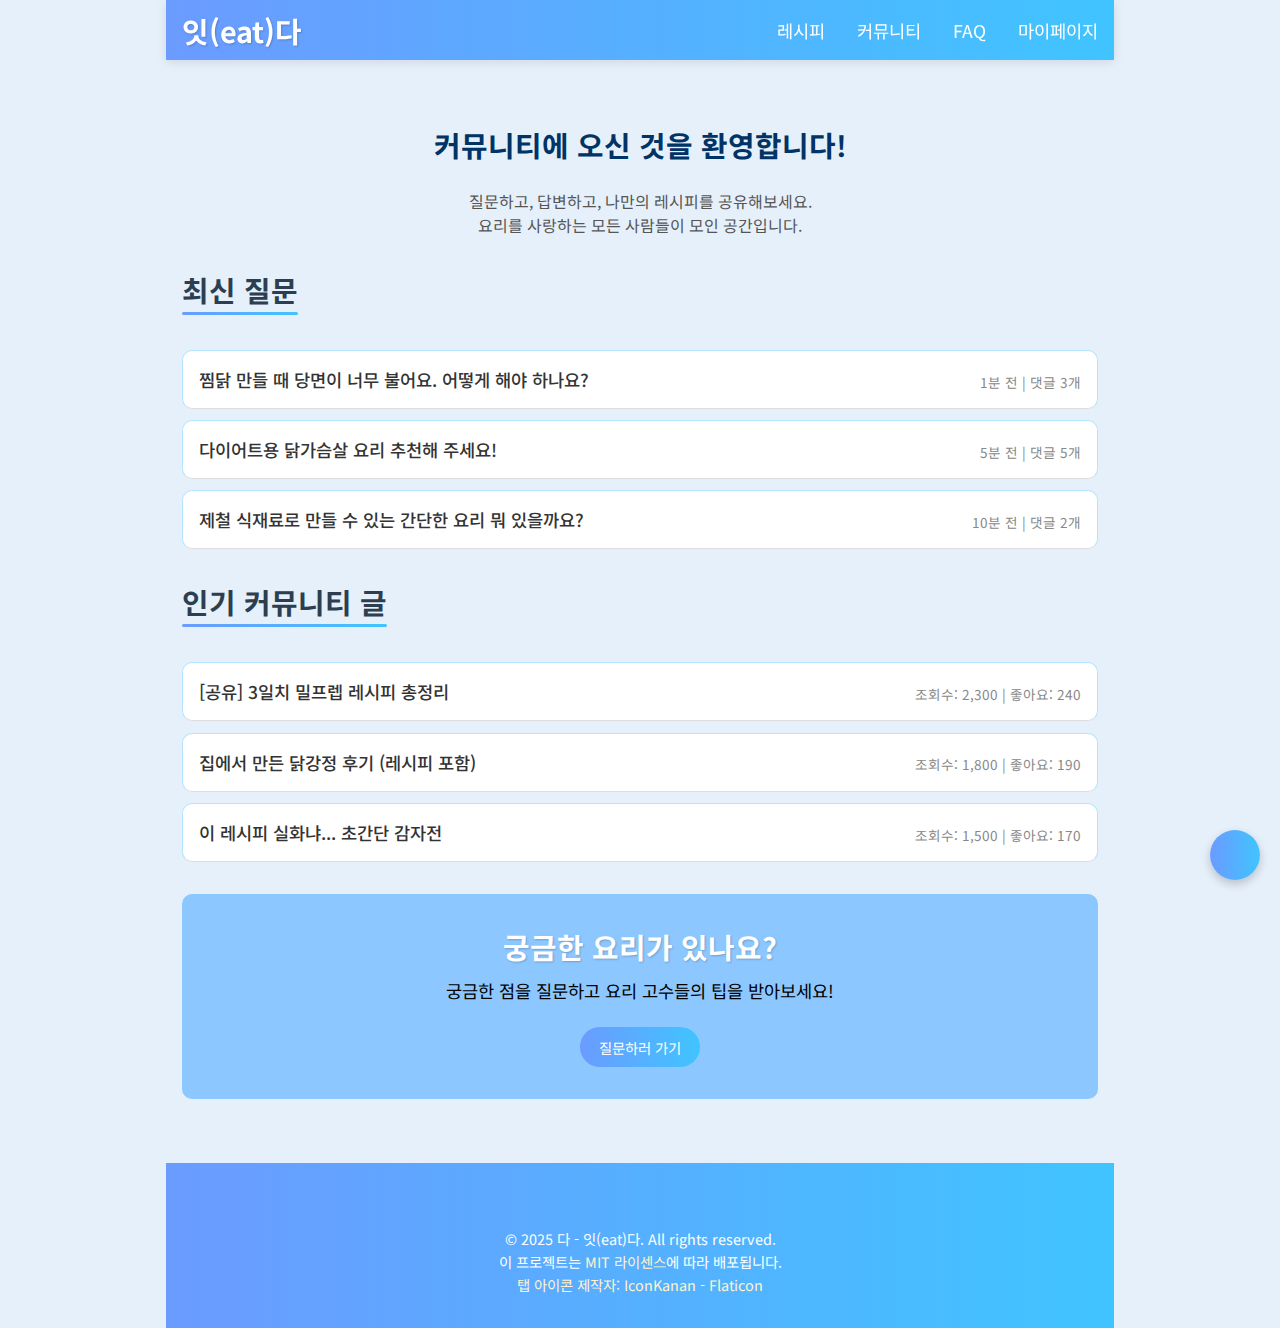
<file: commu.html>
<!DOCTYPE html>
<html lang="ko">
<head>
    <meta charset="UTF-8">
    <meta name="viewport" content="width=device-width, initial-scale=1.0">
    <title>잇(eat)다</title>
    <link rel="foodbook icon" type="image/x-icon" href="tab-icon.png">
    <link href="https://fonts.googleapis.com/css2?family=Noto+Sans+KR:wght@400;500;700&display=swap" rel="stylesheet">
    <link rel="stylesheet" href="https://cdnjs.cloudflare.com/ajax/libs/font-awesome/6.5.1/css/all.min.css" integrity="sha512-DTOQO9RWCH3ppGqcWaEA1BIZOC6xxalwEsw9c2QQeAIftl+Vegovlnee1c9QX4TctnWMn13TZye+giMm8e2LwA==" crossorigin="anonymous" referrerpolicy="no-referrer" />
    <!-- CSS 파일 연결 -->
    <link rel="stylesheet" href="css/global.css">
    <link rel="stylesheet" href="css/header.css">
    <link rel="stylesheet" href="css/main.css">
    <link rel="stylesheet" href="css/footer.css">
    <link rel="stylesheet" href="css/home-icon.css">
    <link rel="stylesheet" href="css/responsive.css">
    <link rel="stylesheet" href="css/commu.css">
</head>
<body class="index-page">
    <!-- 헤더 섹션 -->
    <header>
        <nav class="navbar">
            <i class="fas fa-bars hamburger"></i>
            <div class="logo">잇(eat)다</div>
            <ul class="nav-menu">
                <li class="nav-item">레시피</li>
                <li class="nav-item">커뮤니티</li>
                <li class="nav-item">FAQ</li>
                <li class="nav-item">마이페이지</li>
            </ul>
            <!-- 메뉴 컨테이너 -->
            <div class="menu-container">
                <div class="menu-section">
                    <a href="recipe.html"><h4>레시피</h4></a>
                    <ul>
                        <li><a href="recipecol.html">레시피 모음</a></li>
                        <li><a href="ingredient.html">식재료 정보</a></li>
                        <li><a href="developing.html">조합 레시피(개발중)</a></li>
                    </ul>
                </div>
                <div class="menu-section">
                    <a href="commu.html"><h4>커뮤니티</h4></a>
                    <ul>
                        <li><a href="#">전체 질문</a></li>
                        <li><a href="#">전체 커뮤니티 글</a></li>
                        <li><a href="#">질문 작성</a></li>
                        <li><a href="#">나만의 레시피</a></li>
                    </ul>
                </div>
                <div class="menu-section">
                    <a href="faq.html"><h4>FAQ</h4></a>
                    <ul>
                        <li><a href="faq.html">요리 Q&A</a></li>
                        <li><a href="#">식재료 Q&A</a></li>
                        <li><a href="#">사이트 이용법</a></li>
                    </ul>
                </div>
                <div class="menu-section">
                    <a href="#"><h4>마이페이지</h4></a>
                    <ul>
                        <li><a href="#">프로필 관리</a></li>
                        <li><a href="#">내 저장 레시피</a></li>
                        <li><a href="#">내 활동</a></li>
                        <li><a href="#">설정</a></li>
                    </ul>
                </div>
            </div>
        </nav>
    </header>

    <!-- 메인 섹션 -->
    <main class="commu-content">
        <section class="community-intro">
            <h2>커뮤니티에 오신 것을 환영합니다!</h2>
            <p>질문하고, 답변하고, 나만의 레시피를 공유해보세요.<br>요리를 사랑하는 모든 사람들이 모인 공간입니다.</p>
        </section>
    
        <section class="latest-questions">
            <h2>최신 질문</h2>
            <ul class="question-list">
                <li>
                    <a href="#">찜닭 만들 때 당면이 너무 불어요. 어떻게 해야 하나요?</a>
                    <span class="meta">1분 전 | 댓글 3개</span>
                </li>
                <li>
                    <a href="#">다이어트용 닭가슴살 요리 추천해 주세요!</a>
                    <span class="meta">5분 전 | 댓글 5개</span>
                </li>
                <li>
                    <a href="#">제철 식재료로 만들 수 있는 간단한 요리 뭐 있을까요?</a>
                    <span class="meta">10분 전 | 댓글 2개</span>
                </li>
            </ul>
        </section>
    
        <section class="popular-posts">
            <h2>인기 커뮤니티 글</h2>
            <ul class="question-list">
                <li>
                    <a href="#">[공유] 3일치 밀프렙 레시피 총정리</a>
                    <span class="meta">조회수: 2,300 | 좋아요: 240</span>
                </li>
                <li>
                    <a href="#">집에서 만든 닭강정 후기 (레시피 포함)</a>
                    <span class="meta">조회수: 1,800 | 좋아요: 190</span>
                </li>
                <li>
                    <a href="#">이 레시피 실화냐... 초간단 감자전</a>
                    <span class="meta">조회수: 1,500 | 좋아요: 170</span>
                </li>
            </ul>
        </section>
    
        <section class="ad-box">
            <h3>궁금한 요리가 있나요?</h3>
            <p>궁금한 점을 질문하고 요리 고수들의 팁을 받아보세요!</p>
            <a href="#" class="btn">질문하러 가기</a>
        </section>
    </main>

    <!-- 푸터 섹션 -->
    <footer class="index-content">
        <div class="license-section">
            <p>
                © 2025 다 - 잇(eat)다. All rights reserved.<br>
                이 프로젝트는 <a href="https://opensource.org/licenses/MIT" target="_blank" rel="noopener">MIT 라이센스</a>에 따라 배포됩니다.<br>
                <a href="https://www.flaticon.com/kr/free-icon/eat_5451528?term=%EB%A8%B9%EB%8B%A4&page=1&position=5&origin=search&related_id=5451528" title="먹다 아이콘">탭 아이콘 제작자: IconKanan - Flaticon</a>
            </p>
        </div>
    </footer>

    <!-- 홈 아이콘 -->
    <div class="home-icon">
        <a href="index.html">
            <i class="fa-solid fa-house"></i>
        </a>
    </div>

    <!-- JavaScript 파일 연결 -->
    <script src="js/common.js"></script>
    <script src="js/index.js"></script>
</body>
</html>
</file>
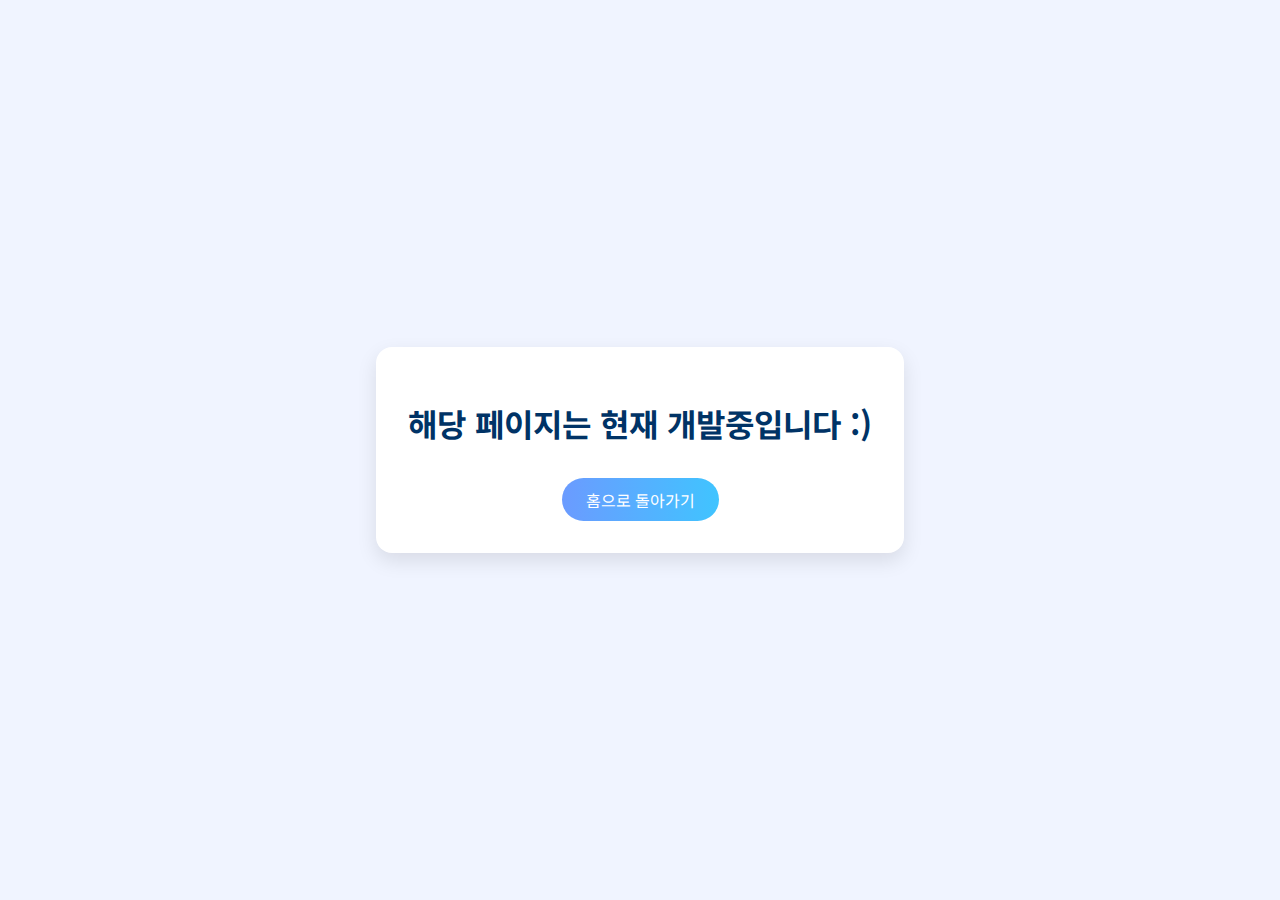
<file: developing.html>
<!DOCTYPE html>
<html lang="ko">
<head>
  <meta charset="UTF-8">
  <meta name="viewport" content="width=device-width, initial-scale=1.0">
  <title>개발중</title>
  <link href="https://fonts.googleapis.com/css2?family=Noto+Sans+KR:wght@500&display=swap" rel="stylesheet">
  <link rel="stylesheet" href="css/developing.css"/>
</head>
<body>
  <div class="container">
    <h1>해당 페이지는 현재 개발중입니다 :)</h1>
    <a href="index.html" class="btn-home">홈으로 돌아가기</a>
  </div>
</body>
</html>
</file>
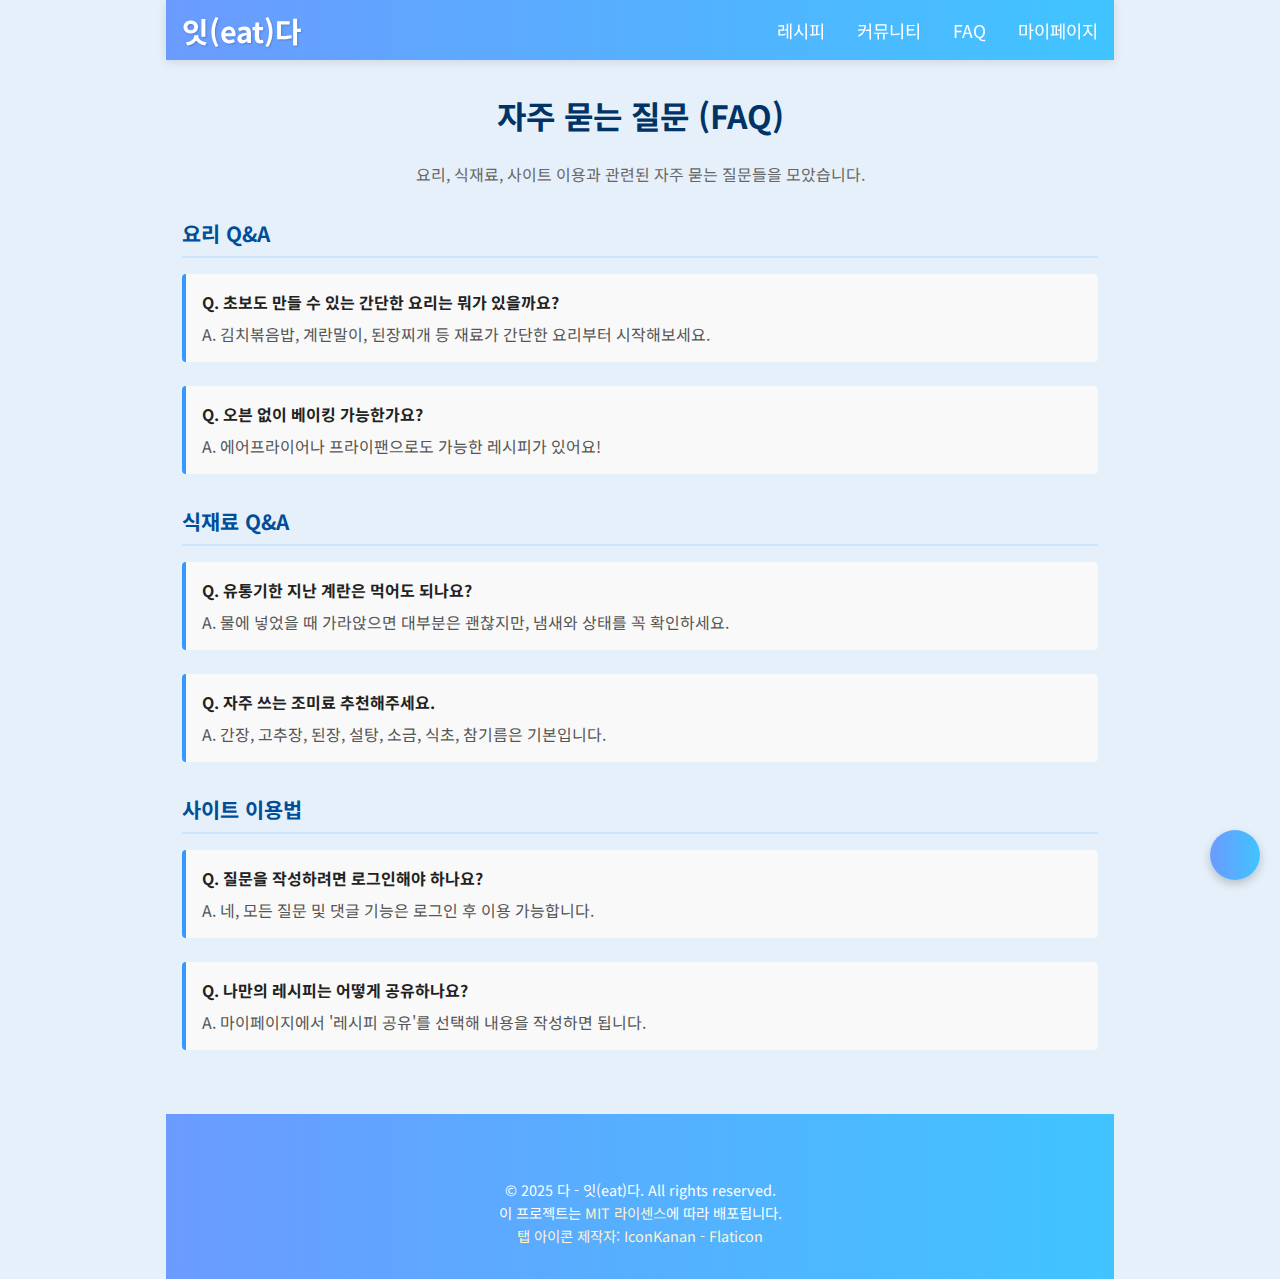
<file: faq.html>
<html lang="ko"><head>
    <meta charset="UTF-8">
    <meta name="viewport" content="width=device-width, initial-scale=1.0">
    <title>잇(eat)다</title>
    <link rel="foodbook icon" type="image/x-icon" href="tab-icon.png">
    <link href="https://fonts.googleapis.com/css2?family=Noto+Sans+KR:wght@400;500;700&amp;display=swap" rel="stylesheet">
    <link rel="stylesheet" href="https://cdnjs.cloudflare.com/ajax/libs/font-awesome/6.5.1/css/all.min.css" integrity="sha512-DTOQO9RWCH3ppGqcWaEA1BIZOC6xxalwEsw9c2QQeAIftl+Vegovlnee1c9QX4TctnWMn13TZye+giMm8e2LwA==" crossorigin="anonymous" referrerpolicy="no-referrer">
    <!-- CSS 파일 연결 -->
    <link rel="stylesheet" href="css/global.css">
    <link rel="stylesheet" href="css/header.css">
    <link rel="stylesheet" href="css/main.css">
    <link rel="stylesheet" href="css/footer.css">
    <link rel="stylesheet" href="css/home-icon.css">
    <link rel="stylesheet" href="css/responsive.css">
    <link rel="stylesheet" href="css/faq.css">
</head>
<body class="index-page">
    <!-- 헤더 섹션 -->
    <header>
        <nav class="navbar">
            <i class="fas fa-bars hamburger"></i>
            <div class="logo">잇(eat)다</div>
            <ul class="nav-menu">
                <li class="nav-item">레시피</li>
                <li class="nav-item">커뮤니티</li>
                <li class="nav-item">FAQ</li>
                <li class="nav-item">마이페이지</li>
            </ul>
            <!-- 메뉴 컨테이너 -->
            <div class="menu-container">
                <div class="menu-section">
                    <a href="recipe.html"><h4>레시피</h4></a>
                    <ul>
                        <li><a href="recipecol.html">레시피 모음</a></li>
                        <li><a href="ingredient.html">식재료 정보</a></li>
                        <li><a href="developing.html">조합 레시피(개발중)</a></li>
                    </ul>
                </div>
                <div class="menu-section">
                    <a href="commu.html"><h4>커뮤니티</h4></a>
                    <ul>
                        <li><a href="#">전체 질문</a></li>
                        <li><a href="#">전체 커뮤니티 글</a></li>
                        <li><a href="#">질문 작성</a></li>
                        <li><a href="#">나만의 레시피</a></li>
                    </ul>
                </div>
                <div class="menu-section">
                    <a href="faq.html"><h4>FAQ</h4></a>
                    <ul>
                        <li><a href="faq.html">요리 Q&A</a></li>
                        <li><a href="#">식재료 Q&A</a></li>
                        <li><a href="#">사이트 이용법</a></li>
                    </ul>
                </div>
                <div class="menu-section">
                    <a href="#"><h4>마이페이지</h4></a>
                    <ul>
                        <li><a href="#">프로필 관리</a></li>
                        <li><a href="#">내 저장 레시피</a></li>
                        <li><a href="#">내 활동</a></li>
                        <li><a href="#">설정</a></li>
                    </ul>
                </div>
            </div>
        </nav>
    </header>

    <!-- 메인 섹션 -->
     
<main class="faq-content">
    <section class="faq-intro">
        <h2>자주 묻는 질문 (FAQ)</h2>
        <p>요리, 식재료, 사이트 이용과 관련된 자주 묻는 질문들을 모았습니다.</p>
    </section>

    <section class="faq-section">
        <h3>요리 Q&A</h3>
        <ul class="faq-list">
            <li>
                <strong>Q. 초보도 만들 수 있는 간단한 요리는 뭐가 있을까요?</strong>
                <p>A. 김치볶음밥, 계란말이, 된장찌개 등 재료가 간단한 요리부터 시작해보세요.</p>
            </li>
            <li>
                <strong>Q. 오븐 없이 베이킹 가능한가요?</strong>
                <p>A. 에어프라이어나 프라이팬으로도 가능한 레시피가 있어요!</p>
            </li>
        </ul>
    </section>

    <section class="faq-section">
        <h3>식재료 Q&A</h3>
        <ul class="faq-list">
            <li>
                <strong>Q. 유통기한 지난 계란은 먹어도 되나요?</strong>
                <p>A. 물에 넣었을 때 가라앉으면 대부분은 괜찮지만, 냄새와 상태를 꼭 확인하세요.</p>
            </li>
            <li>
                <strong>Q. 자주 쓰는 조미료 추천해주세요.</strong>
                <p>A. 간장, 고추장, 된장, 설탕, 소금, 식초, 참기름은 기본입니다.</p>
            </li>
        </ul>
    </section>

    <section class="faq-section">
        <h3>사이트 이용법</h3>
        <ul class="faq-list">
            <li>
                <strong>Q. 질문을 작성하려면 로그인해야 하나요?</strong>
                <p>A. 네, 모든 질문 및 댓글 기능은 로그인 후 이용 가능합니다.</p>
            </li>
            <li>
                <strong>Q. 나만의 레시피는 어떻게 공유하나요?</strong>
                <p>A. 마이페이지에서 '레시피 공유'를 선택해 내용을 작성하면 됩니다.</p>
            </li>
        </ul>
    </section>
</main>


    <!-- 푸터 섹션 -->
    <footer class="index-content">
        <div class="license-section">
            <p>
                © 2025 다 - 잇(eat)다. All rights reserved.<br>
                이 프로젝트는 <a href="https://opensource.org/licenses/MIT" target="_blank" rel="noopener">MIT 라이센스</a>에 따라 배포됩니다.<br>
                <a href="https://www.flaticon.com/kr/free-icon/eat_5451528?term=%EB%A8%B9%EB%8B%A4&amp;page=1&amp;position=5&amp;origin=search&amp;related_id=5451528" title="먹다 아이콘">탭 아이콘 제작자: IconKanan - Flaticon</a>
            </p>
        </div>
    </footer>

    <!-- 홈 아이콘 -->
    <div class="home-icon">
        <a href="index.html">
            <i class="fa-solid fa-house"></i>
        </a>
    </div>

    <!-- JavaScript 파일 연결 -->
    <script src="js/common.js"></script>
    <script src="js/index.js"></script>

</body></html>
</file>
<file: css/global.css>
/* 전역 리셋 및 기본 스타일 */
* {
    margin: 0;
    padding: 0;
    box-sizing: border-box;
    font-family: 'Noto Sans KR', sans-serif;
}

body {
    background-color: #e6f0fa;
    -webkit-user-select: none;
    -moz-user-select: none;
    -ms-user-select: none;
    user-select: none;

    /* 추가된 중앙 정렬용 패딩 */
    padding-left: 13%;
    padding-right: 13%;
}
</file>
<file: css/header.css>
/* 헤더 스타일 */
header {
    background: linear-gradient(90deg, #6b9bff, #40c4ff);
    position: sticky;
    top: 0;
    z-index: 100;
    box-shadow: 0 2px 10px rgba(0, 0, 0, 0.1);
    height: 60px;
    transition: top 0.3s ease;
}

header.hide {
    top: -100px;
  }

.navbar {
    max-width: 1200px;
    margin: 0 auto;
    display: flex;
    align-items: center;
    padding: 1rem;
    height: 100%;
}

.hamburger {
    color: white;
    font-size: 1.5rem;
    cursor: pointer;
    display: none;
}

.logo {
    color: white;
    font-size: 1.8rem;
    font-weight: bold;
    text-shadow: 1px 1px 2px rgba(0, 0, 0, 0.2);
    transition: opacity 0.3s ease;
}

.nav-menu {
    list-style: none;
    display: flex;
    gap: 2rem;
    margin-left: auto;
    transition: opacity 0.3s ease;
}

.nav-item a,
.nav-item {
    color: white;
    text-decoration: none;
    font-size: 1.1rem;
    transition: color 0.3s ease;
}

.nav-item a:hover,
.nav-item:hover {
    color: #000000;
}

/* index.html의 메뉴 컨테이너 스타일 */
.menu-container {
    background-color: #ffffff;
    box-shadow: 0 4px 10px rgba(0, 0, 0, 0.1);
    border: 1px solid #b3e5fc;
    z-index: 99;
    display: none;
}

.menu-section {
    padding: 0 1rem;
}

.menu-section h4 {
    color: #2c3e50;
    font-size: 1.2rem;
    margin-bottom: 0.5rem;
}

/* h4를 감싼 링크 스타일 */
.menu-section a > h4 {
color: #2c3e50;
text-decoration: none;
margin-bottom: 0.5rem;
display: inline-block;
font-size: 1.2rem;
transition: color 0.3s ease;
}

/* 마우스 호버 시 색상만 변화 */
.menu-section a:hover > h4 {
color: #6b9bff;
}

/* 혹시 밑줄이 들어간 ::after 제거 */
.menu-section h4::after {
content: none !important;
display: none !important;
}
  
.menu-section ul {
    list-style: none;
}

.menu-section li {
    padding: 0.5rem 0;
}

.menu-section li a {
    color: #2c3e50;
    font-size: 0.9rem;
    text-decoration: none;
    transition: color 0.3s ease;
}

.menu-section li a:hover {
    color: #6b9bff;
}
</file>
<file: css/main.css>
/* 메인 콘텐츠 스타일 */
main {
    max-width: 1200px;
    margin: 3rem auto;
    padding: 0 1rem;
}

.recipe-section,
.today-recipe,
.popular-questions {
    margin-bottom: 3rem;
}

h2 {
    font-size: 1.8rem;
    margin-bottom: 1.5rem;
    color: #2c3e50;
    position: relative;
    display: inline-block;
}

h2::after {
    content: '';
    position: absolute;
    bottom: -5px;
    left: 0;
    width: 100%;
    height: 3px;
    background: linear-gradient(90deg, #6b9bff, #40c4ff);
    border-radius: 2px;
}

.recipe-grid {
    display: grid;
    grid-template-columns: repeat(auto-fill, minmax(250px, 1fr));
    gap: 1.5rem;
}

.recipe-card {
    background-color: white;
    border-radius: 15px;
    box-shadow: 0 5px 15px rgba(0, 0, 0, 0.05);
    padding: 1.5rem;
    text-align: center;
    transition: transform 0.3s ease, box-shadow 0.3s ease;
}

.recipe-card:hover {
    transform: translateY(-5px);
    box-shadow: 0 8px 20px rgba(0, 0, 0, 0.1);
}

.recipe-card img {
    max-width: 100%;
    border-radius: 10px;
    margin-bottom: 1rem;
    border: 2px solid #b3e5fc;
}

.recipe-card h3 {
    font-size: 1.3rem;
    margin-bottom: 0.5rem;
    color: #2c3e50;
}

.recipe-card p {
    color: #7f8c8d;
    font-size: 0.9rem;
    margin-bottom: 1rem;
    line-height: 1.5;
}

.btn {
    display: inline-block;
    padding: 0.6rem 1.2rem;
    background: linear-gradient(90deg, #6b9bff, #40c4ff);
    color: white;
    text-decoration: none;
    border-radius: 25px;
    font-size: 0.9rem;
    transition: background 0.3s ease, transform 0.3s ease;
}

.btn:hover {
    background: linear-gradient(90deg, #40c4ff, #6b9bff);
    transform: scale(1.05);
}

/* index.html의 질문 리스트 스타일 */
.question-list {
    list-style: none;
}

.question-list li {
    background-color: white;
    padding: 1.2rem;
    margin-bottom: 0.7rem;
    border-radius: 10px;
    display: flex;
    justify-content: space-between;
    align-items: center;
    transition: background 0.3s ease;
    border: 1px solid #b3e5fc;
}

.question-list li:hover {
    background-color: #f0f8ff;
}

.question-list li a {
    color: #2c3e50;
    text-decoration: none;
    font-weight: 500;
}

.question-list li a:hover {
    color: #6b9bff;
}

.meta {
    color: #95a5a6;
    font-size: 0.9rem;
}

.ad-box {
    max-width: 1200px;
    margin: 0 auto;
    background-color: rgb(140, 199, 255);
    padding: 2rem;
    border-radius: 15px;
    backdrop-filter: blur(5px);
    transition: transform 0.3s ease, box-shadow 0.3s ease;
    text-align: center;
}

.ad-box:hover {
    transform: translateY(-5px);
    box-shadow: 0 8px 20px rgba(0, 0, 0, 0.1);
}

.ad-box h3 {
    font-size: 1.8rem;
    margin-bottom: 0.7rem;
    text-shadow: 1px 1px 2px rgba(0, 0, 0, 0.2);
    color: white;
}

.ad-box p {
    margin-bottom: 1.5rem;
    font-size: 1.1rem;
    color: black;
}
</file>
<file: css/footer.css>
/* 푸터 스타일 */
footer {
    background: linear-gradient(90deg, #6b9bff, #40c4ff);
    color: white;
    padding: 1rem 0;
    text-align: center;
}

.license-section {
    max-width: 1200px;
    margin: 2rem auto 0;
    padding: 1rem;
    text-align: center;
}

.license-section p {
    font-size: 0.9rem;
    line-height: 1.6;
}

.license-section a {
    color: #fff3cd;
    text-decoration: none;
    transition: color 0.3s ease;
}

.license-section a:hover {
    color: #b3e5fc;
    text-decoration: underline;
}
</file>
<file: css/home-icon.css>
/* 홈 아이콘 스타일 */
.home-icon {
    position: fixed;
    bottom: 20px;
    right: 20px;
    width: 50px;
    height: 50px;
    background: linear-gradient(90deg, #6b9bff, #40c4ff);
    border-radius: 50%;
    display: flex;
    align-items: center;
    justify-content: center;
    box-shadow: 0 4px 10px rgba(0, 0, 0, 0.2);
    transition: transform 0.3s ease, box-shadow 0.3s ease;
    z-index: 1000;
}

.home-icon:hover {
    transform: scale(1.1);
    box-shadow: 0 6px 15px rgba(0, 0, 0, 0.3);
}

.home-icon a {
    display: flex;
    align-items: center;
    justify-content: center;
    width: 100%;
    height: 100%;
    text-decoration: none;
    color: white;
    font-size: 24px;
}
</file>
<file: css/responsive.css>
/* 반응형 디자인 */

/* 1024px 이하 */
@media (max-width: 1024px) {
    main {
        margin-left: calc(200px + 1rem);
    }

    footer {
        margin-left: calc(200px + 1rem);
    }

    .index-content {
        margin-left: 1rem;
    }

    .recipe-grid {
        grid-template-columns: repeat(auto-fill, minmax(200px, 1fr));
    }

    .navbar {
        padding: 0.5rem 1rem;
    }

    .logo {
        font-size: 1.5rem;
    }

    .nav-menu {
        gap: 1rem;
    }

    .nav-item {
        font-size: 1rem;
    }

    .recipe-card {
        padding: 1.5rem;
    }

    .ad-box {
        padding: 1.5rem;
    }
}

/* 768px 이하 */
@media (max-width: 768px) {
    .hamburger {
        display: block;
        order: 1;
    }

    .logo {
        margin-left: auto;
        order: 2;
    }

    .nav-menu {
        display: none;
    }

    .navbar {
        justify-content: space-between;
    }

    .sidebar {
        width: 160px;
        transform: translateX(-160px);
    }

    .sidebar.active {
        transform: translateX(0);
    }

    main {
        margin: 1rem;
    }

    footer {
        margin-left: 0;
        max-width: 100%;
    }

    .recipe-card img {
        max-width: 80%;
    }

    .question-list li {
        flex-direction: column;
        align-items: flex-start;
        gap: 0.5rem;
    }

    .meta {
        font-size: 0.8rem;
    }

    .home-icon {
        width: 40px;
        height: 40px;
        font-size: 20px;
    }

    /* index.html의 메뉴 컨테이너 */
    .menu-container {
        position: fixed;
        top: 0;
        left: -250px;
        width: 250px;
        height: 100%;
        padding: 2rem 1rem;
        transition: left 0.3s ease;
        display: flex;
        flex-direction: column;
    }

    .menu-container.active {
        left: 0;
    }
}

/* 480px 이하 */
@media (max-width: 480px) {
    .logo {
        font-size: 1.5rem;
    }

    .sidebar {
        width: 140px;
        transform: translateX(-140px);
    }

    .sidebar h3 {
        font-size: 1.2rem;
    }

    .sidebar > ul > li > a {
        font-size: 0.9rem;
    }

    .sidebar .sub-menu li a {
        font-size: 0.8rem;
    }

    .recipe-card h3 {
        font-size: 1.1rem;
    }

    .recipe-card p {
        font-size: 0.8rem;
    }

    .btn {
        padding: 0.5rem 1rem;
        font-size: 0.8rem;
    }

    .home-icon {
        width: 40px;
        height: 40px;
        font-size: 20px;
    }

    h2 {
        font-size: 1.5rem;
    }

    .ad-box h3 {
        font-size: 1.5rem;
    }

    .ad-box p {
        font-size: 0.9rem;
    }
}

/* index.html의 데스크톱 호버 스타일 */
@media (min-width: 769px) {
    .menu-container {
        position: absolute;
        top: 100%;
        left: 50%;
        transform: translateX(-50%);
        max-width: 1200px;
        width: 100%;
        border-radius: 0 0 8px 8px;
        padding: 1rem;
        opacity: 0;
        transition: opacity 0.3s ease;
    }

    .index-page header:hover .menu-container {
        display: flex;
        opacity: 1;
    }

    
    .index-page header:hover .nav-menu {
        opacity: 0;
    }

    .menu-section {
        flex: 1;
        min-height: 150px;
    }
}
</file>
<file: css/commu.css>
.commu-content {
    max-width: 1000px;
    margin: 0 auto;
    padding: 2rem 1rem;
    font-family: 'Noto Sans KR', sans-serif;
  }
/* 커뮤니티 인트로 */
.community-intro {
    text-align: center;
    padding: 2rem;
}

.community-intro h2 {
    font-size: 1.8rem;
    color: #003366;
}

.community-intro h2::after {
    display: none !important;
    content: none;
}

.community-intro p {
    font-size: 1rem;
    color: #555;
}

/* 질문 목록 공통 스타일 */
.question-list {
    list-style: none;
    padding: 0;
    margin: 1rem 0;
}

.question-list li {
    padding: 1rem;
    border-bottom: 1px solid #ddd;
}

.question-list li a {
    font-size: 1.1rem;
    font-weight: 500;
    text-decoration: none;
    color: #333;
}

.question-list li .meta {
    display: block;
    font-size: 0.85rem;
    color: #888;
    margin-top: 0.3rem;
}

/* 섹션 간 간격 */
.latest-questions,
.popular-posts,
.ad-box {
    margin-bottom: 2rem;
}

/* 광고 박스 스타일 */
.ad-box {
    background-color: rgb(140, 199, 255);
    padding: 2rem;
    border-radius: 10px;
    text-align: center;
}

.ad-box h3 {
    font-size: 1.8rem;
    margin-bottom: 0.7rem;
    text-shadow: 1px 1px 2px rgba(0, 0, 0, 0.2);
    color: white;
}

.ad-box p {
    margin-bottom: 1.5rem;
    font-size: 1.1rem;
    color: black;
}

.ad-box .btn {
    background-color: #00796b;
    color: white;
    padding: 0.6rem 1.2rem;
    border: none;
    border-radius: 25px;
    text-decoration: none;
}
</file>
<file: css/developing.css>
body {
    margin: 0;
    padding: 0;
    font-family: 'Noto Sans KR', sans-serif;
    display: flex;
    justify-content: center;
    align-items: center;
    height: 100vh;
    background: #f0f4ff;
    text-align: center;
  }

  .container {
    padding: 2rem;
    background: white;
    border-radius: 16px;
    box-shadow: 0 8px 20px rgba(0,0,0,0.1);
  }

  h1 {
    font-size: 2rem;
    color: #003366;
    margin-bottom: 1rem;
  }

  .btn-home {
    display: inline-block;
    margin-top: 1rem;
    padding: 0.6rem 1.5rem;
    background: linear-gradient(90deg, #6b9bff, #40c4ff);
    color: white;
    text-decoration: none;
    border-radius: 30px;
    font-size: 1rem;
    transition: background 0.3s ease;
  }

  .btn-home:hover {
    background: linear-gradient(90deg, #40c4ff, #6b9bff);
  }
</file>
<file: css/faq.css>
/* FAQ 메인 스타일 */
.faq-content {
    max-width: 1000px;
    margin: 0 auto;
    padding: 2rem 1rem;
    font-family: 'Noto Sans KR', sans-serif;
  }
  
  .faq-intro {
    text-align: center;
    margin-bottom: 2rem;
  }

  .faq-intro h2 {
    font-size: 2rem;
    color: #003366;
  }

  .faq-intro h2::after {
    display: none !important;
    content: none;
  }
  
  .faq-intro p {
    font-size: 1rem;
    color: #666;
  }
  
  /* FAQ 항목 섹션 */
  .faq-section {
    margin-bottom: 2rem;
  }
  
  .faq-section h3 {
    font-size: 1.3rem;
    color: #004d99;
    margin-bottom: 1rem;
    border-bottom: 2px solid #cce5ff;
    padding-bottom: 0.5rem;
  }
  
  .faq-list {
    list-style: none;
    padding-left: 0;
  }
  
  .faq-list li {
    margin-bottom: 1.5rem;
    background-color: #f9f9f9;
    border-left: 4px solid #3399ff;
    padding: 1rem;
    border-radius: 4px;
  }
  
  .faq-list li strong {
    display: block;
    margin-bottom: 0.5rem;
    color: #222;
  }
  
  .faq-list li p {
    margin: 0;
    color: #555;
    line-height: 1.5;
  }
</file>
